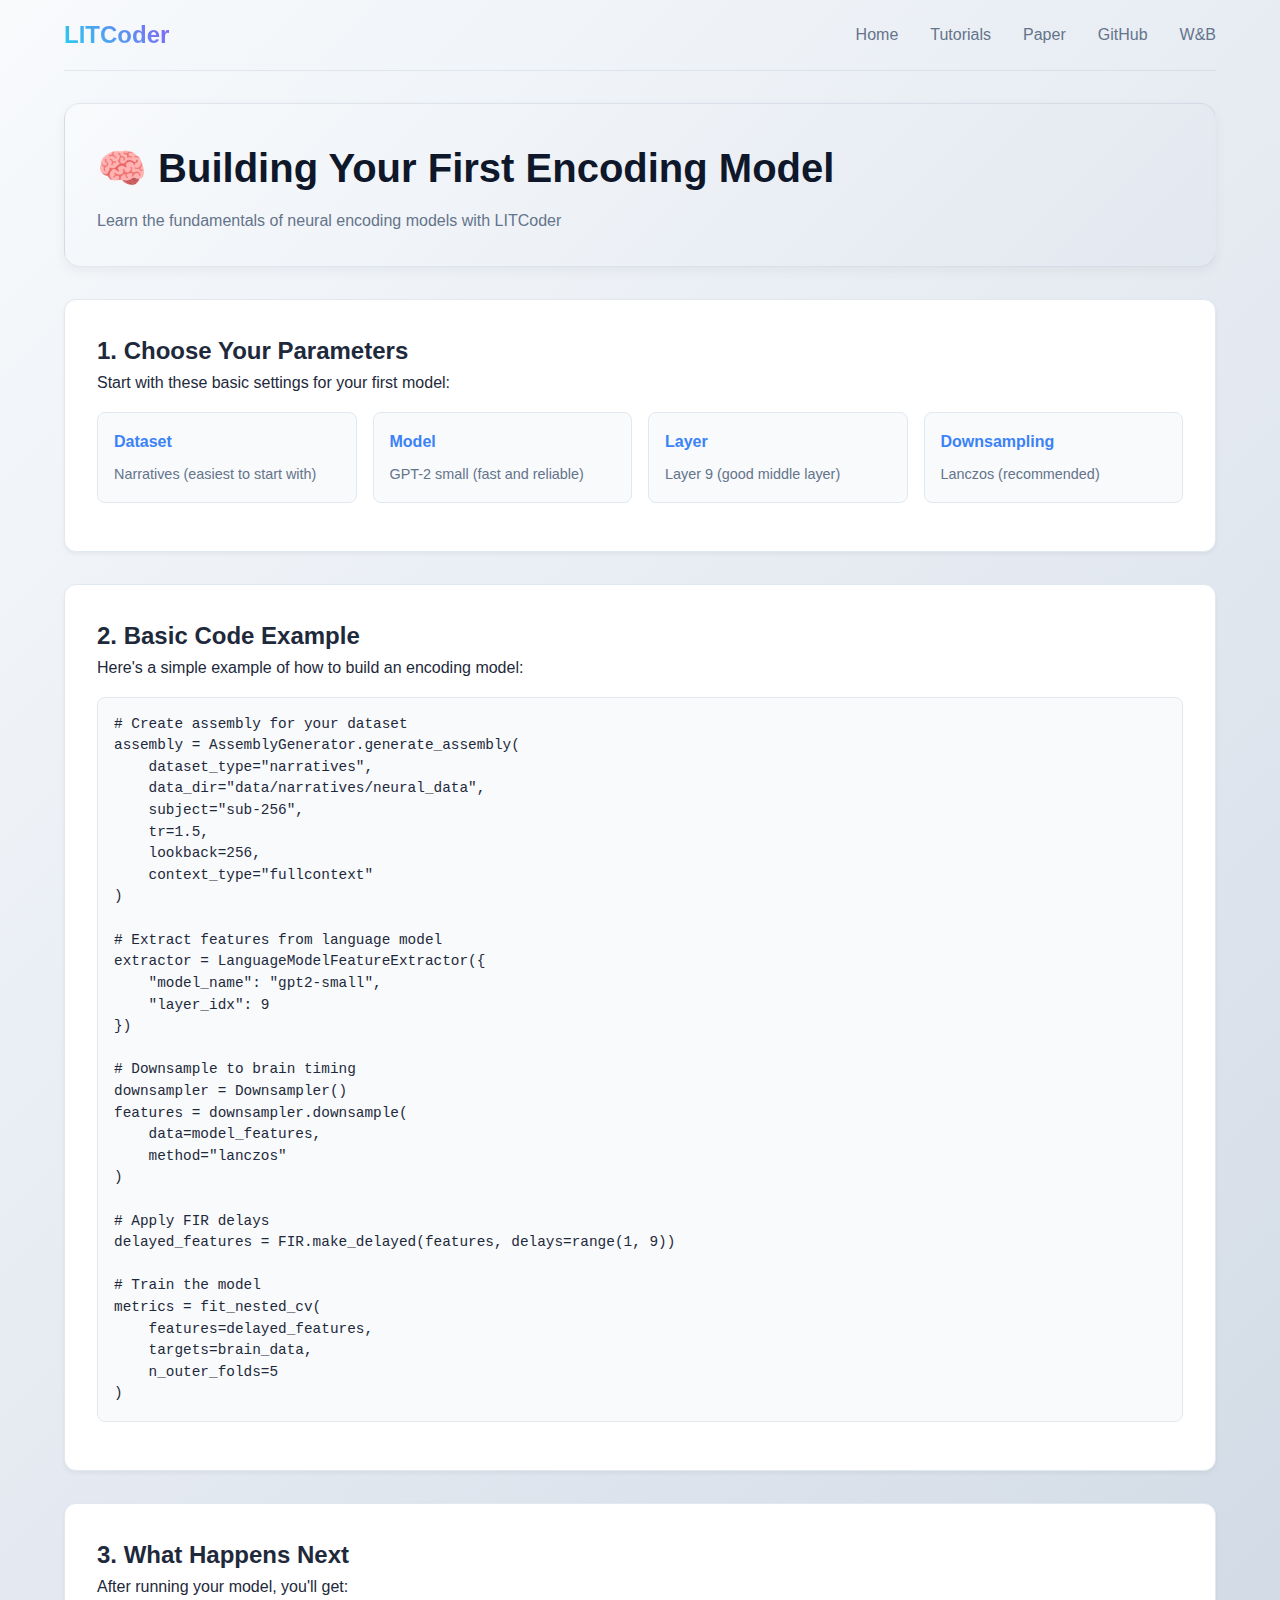
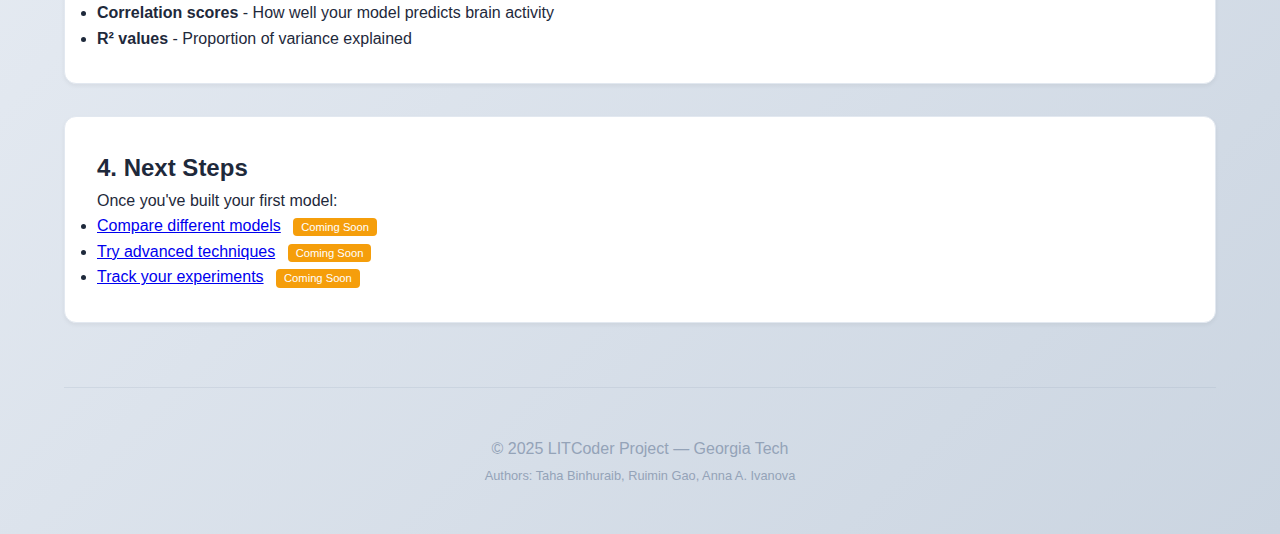
<file: first-model.html>
<!DOCTYPE html>
<html lang="en">
<head>
    <meta charset="UTF-8">
    <meta name="viewport" content="width=device-width, initial-scale=1.0">
    <title>First Encoding Model - LITCoder</title>
    <link rel="stylesheet" href="styles/main.css">
    <style>
        /* Page-specific base styles (nav + header) */
        .nav { display: flex; justify-content: space-between; align-items: center; padding: 1rem 0; border-bottom: 1px solid rgba(148,163,184,0.2); margin-bottom: 2rem; }
        .nav-logo { font-size: 1.5rem; font-weight: 800; background: linear-gradient(45deg,#22d3ee,#8b5cf6); -webkit-background-clip: text; -webkit-text-fill-color: transparent; background-clip: text; text-decoration: none; }
        .nav-links { display: flex; gap: 2rem; }
        .nav-links a { color: #64748b; text-decoration: none; transition: color .3s ease; font-weight: 500; }
        .nav-links a:hover { color: #3b82f6; }

        .tutorial-header { background: linear-gradient(135deg, #f8fafc 0%, #e2e8f0 100%); border: 1px solid rgba(148,163,184,0.2); border-radius: 16px; padding: 2rem; margin: 1rem 0 2rem 0; box-shadow: 0 4px 12px rgba(0,0,0,0.05); }
        .tutorial-header h1 { font-size: 2.5rem; margin-bottom: .5rem; color: #0f172a; }
        .tutorial-header p { color: #64748b; }

        /* Simple blocks */
        .simple-card { background: #ffffff; border: 1px solid #e2e8f0; border-radius: 12px; padding: 2rem; margin: 2rem 0; box-shadow: 0 2px 4px rgba(0,0,0,0.05); }
        .param-grid { display: grid; grid-template-columns: repeat(auto-fit, minmax(250px, 1fr)); gap: 1rem; margin: 1rem 0; }
        .param-item { background: #f8fafc; padding: 1rem; border-radius: 8px; border: 1px solid #e2e8f0; }
        .param-item h4 { margin: 0 0 .5rem 0; color: #3b82f6; }
        .param-item p { margin: 0; color: #64748b; font-size: .9rem; }

        /* Code block */
        .code-block { background: #f8fafc; border: 1px solid #e2e8f0; border-radius: 8px; padding: 1rem; margin: 1rem 0; font-family: 'Monaco','Menlo','Ubuntu Mono',monospace; font-size: .9rem; line-height: 1.5; overflow-x: auto; white-space: pre; -webkit-font-smoothing: antialiased; -moz-osx-font-smoothing: grayscale; text-rendering: optimizeLegibility; font-weight: 500; }
        .code-block code { background: none; color: #1e293b; padding: 0; }

        /* Typography smoothing */
        body { -webkit-font-smoothing: antialiased; -moz-osx-font-smoothing: grayscale; text-rendering: optimizeLegibility; }

        @media (max-width: 768px) {
            .tutorial-header h1 { font-size: 1.8rem; }
        }
    </style>
</head>
<body>
    <div class="container">
        <!-- Navigation -->
        <nav class="nav">
            <a href="index.html" class="nav-logo">LITCoder</a>
            <div class="nav-links">
                <a href="index.html">Home</a>
                <a href="tutorials.html">Tutorials</a>
                <a href="https://arxiv.org/abs/2509.09152" target="_blank">Paper</a>
                <a href="https://github.com/GT-LIT-Lab/LITCoder_release" target="_blank">GitHub</a>
                <a href="https://wandb.ai/LITCoder" target="_blank">W&B</a>
            </div>
        </nav>

        <header class="tutorial-header">
            <h1>🧠 Building Your First Encoding Model</h1>
            <p>Learn the fundamentals of neural encoding models with LITCoder</p>
        </header>

        <div class="simple-card">
            <h2>1. Choose Your Parameters</h2>
            <p>Start with these basic settings for your first model:</p>
            <div class="param-grid">
                <div class="param-item"><h4>Dataset</h4><p>Narratives (easiest to start with)</p></div>
                <div class="param-item"><h4>Model</h4><p>GPT-2 small (fast and reliable)</p></div>
                <div class="param-item"><h4>Layer</h4><p>Layer 9 (good middle layer)</p></div>
                <div class="param-item"><h4>Downsampling</h4><p>Lanczos (recommended)</p></div>
            </div>
        </div>

        <div class="simple-card">
            <h2>2. Basic Code Example</h2>
            <p>Here's a simple example of how to build an encoding model:</p>
            <div class="code-block"><code># Create assembly for your dataset
assembly = AssemblyGenerator.generate_assembly(
    dataset_type="narratives",
    data_dir="data/narratives/neural_data",
    subject="sub-256",
    tr=1.5,
    lookback=256,
    context_type="fullcontext"
)

# Extract features from language model
extractor = LanguageModelFeatureExtractor({
    "model_name": "gpt2-small",
    "layer_idx": 9
})

# Downsample to brain timing
downsampler = Downsampler()
features = downsampler.downsample(
    data=model_features,
    method="lanczos"
)

# Apply FIR delays
delayed_features = FIR.make_delayed(features, delays=range(1, 9))

# Train the model
metrics = fit_nested_cv(
    features=delayed_features,
    targets=brain_data,
    n_outer_folds=5
)</code></div>
        </div>

        <div class="simple-card">
            <h2>3. What Happens Next</h2>
            <p>After running your model, you'll get:</p>
            <ul>
                <li><strong>Correlation scores</strong> - How well your model predicts brain activity</li>
                <li><strong>R² values</strong> - Proportion of variance explained</li>
            </ul>
        </div>

        <div class="simple-card">
            <h2>4. Next Steps</h2>
            <p>Once you've built your first model:</p>
            <ul>
                <li><a href="model-comparison.html">Compare different models</a> <span style="background:#f59e0b;color:#fff;padding:0.2rem 0.5rem;border-radius:4px;font-size:0.7rem;margin-left:0.5rem;">Coming Soon</span></li>
                <li><a href="advanced.html">Try advanced techniques</a> <span style="background:#f59e0b;color:#fff;padding:0.2rem 0.5rem;border-radius:4px;font-size:0.7rem;margin-left:0.5rem;">Coming Soon</span></li>
                <li><a href="wandb.html">Track your experiments</a> <span style="background:#f59e0b;color:#fff;padding:0.2rem 0.5rem;border-radius:4px;font-size:0.7rem;margin-left:0.5rem;">Coming Soon</span></li>
            </ul>
        </div>

        <!-- Footer -->
        <footer class="footer">
            <div>© 2025 LITCoder Project — Georgia Tech</div>
            <div style="font-size: 0.8rem; margin-top: 4px;">Authors: Taha Binhuraib, Ruimin Gao, Anna A. Ivanova</div>
        </footer>
    </div>
</body>
</html>
</file>
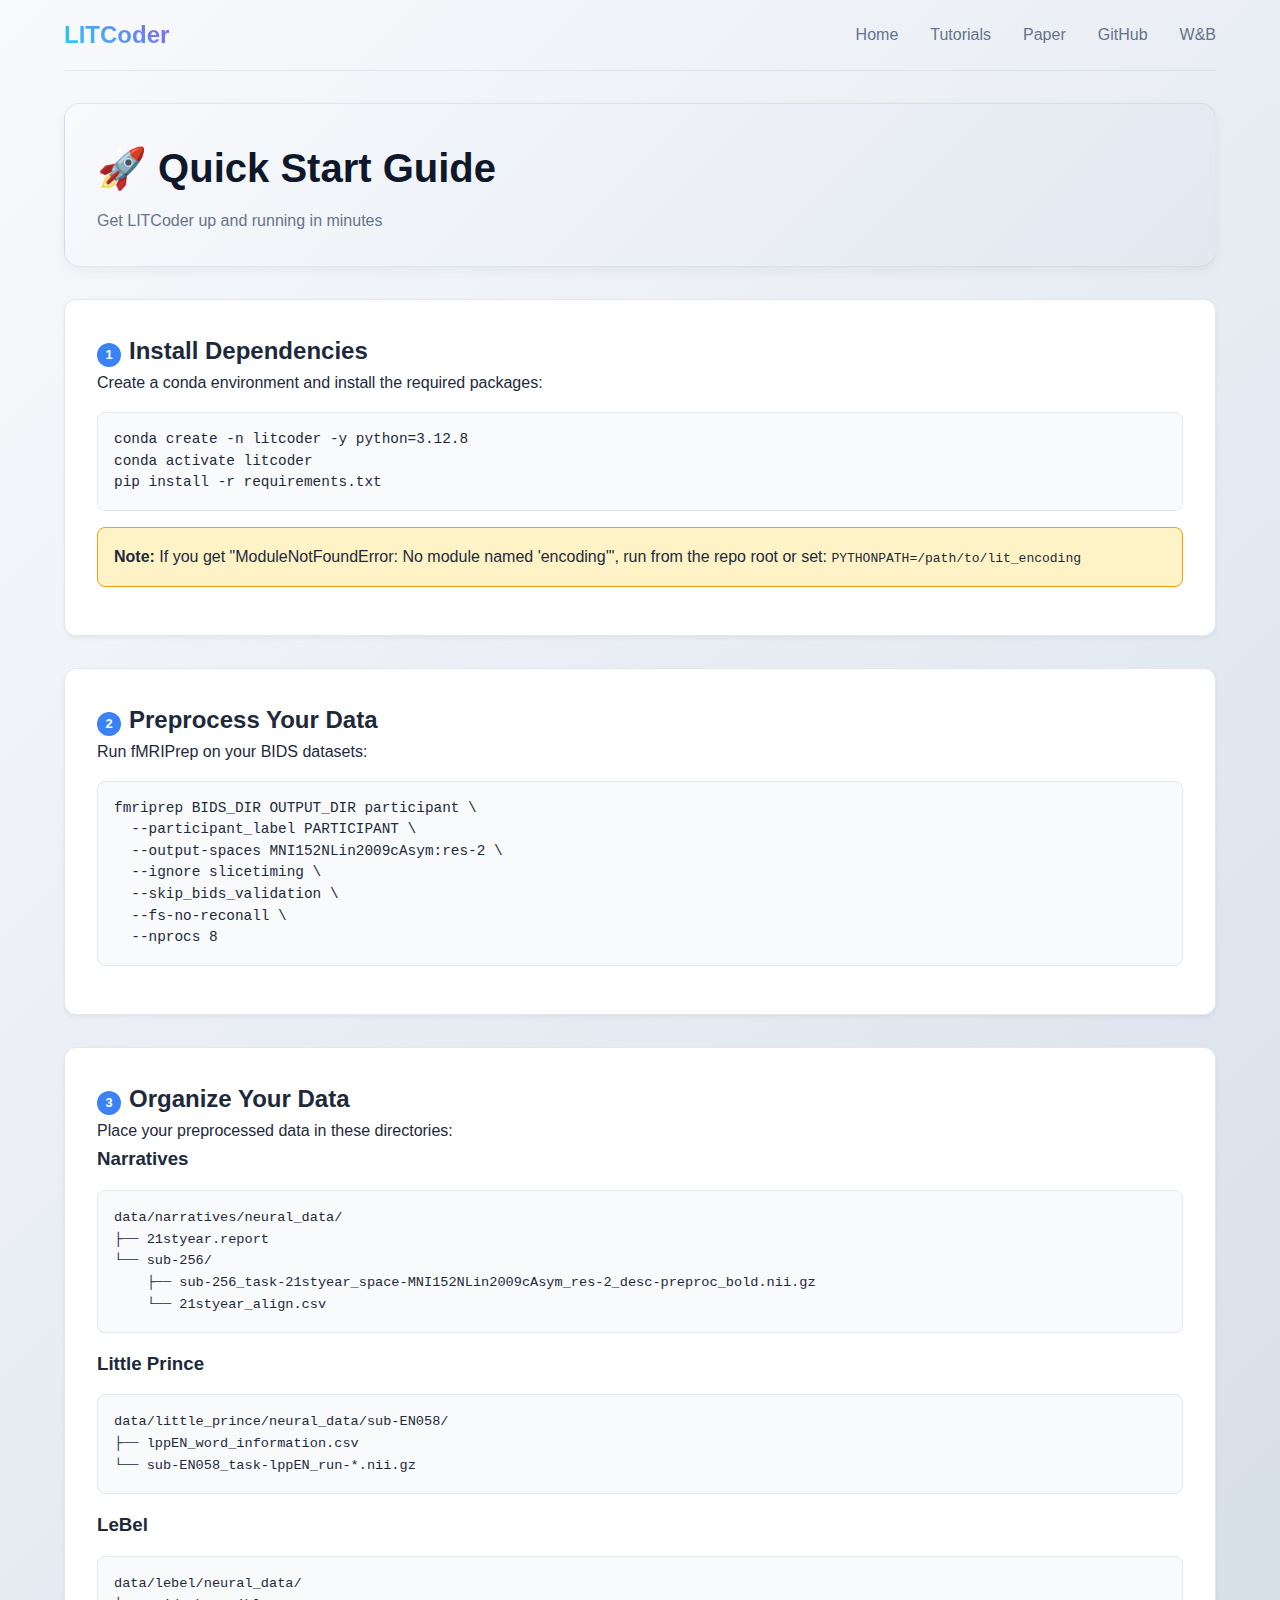
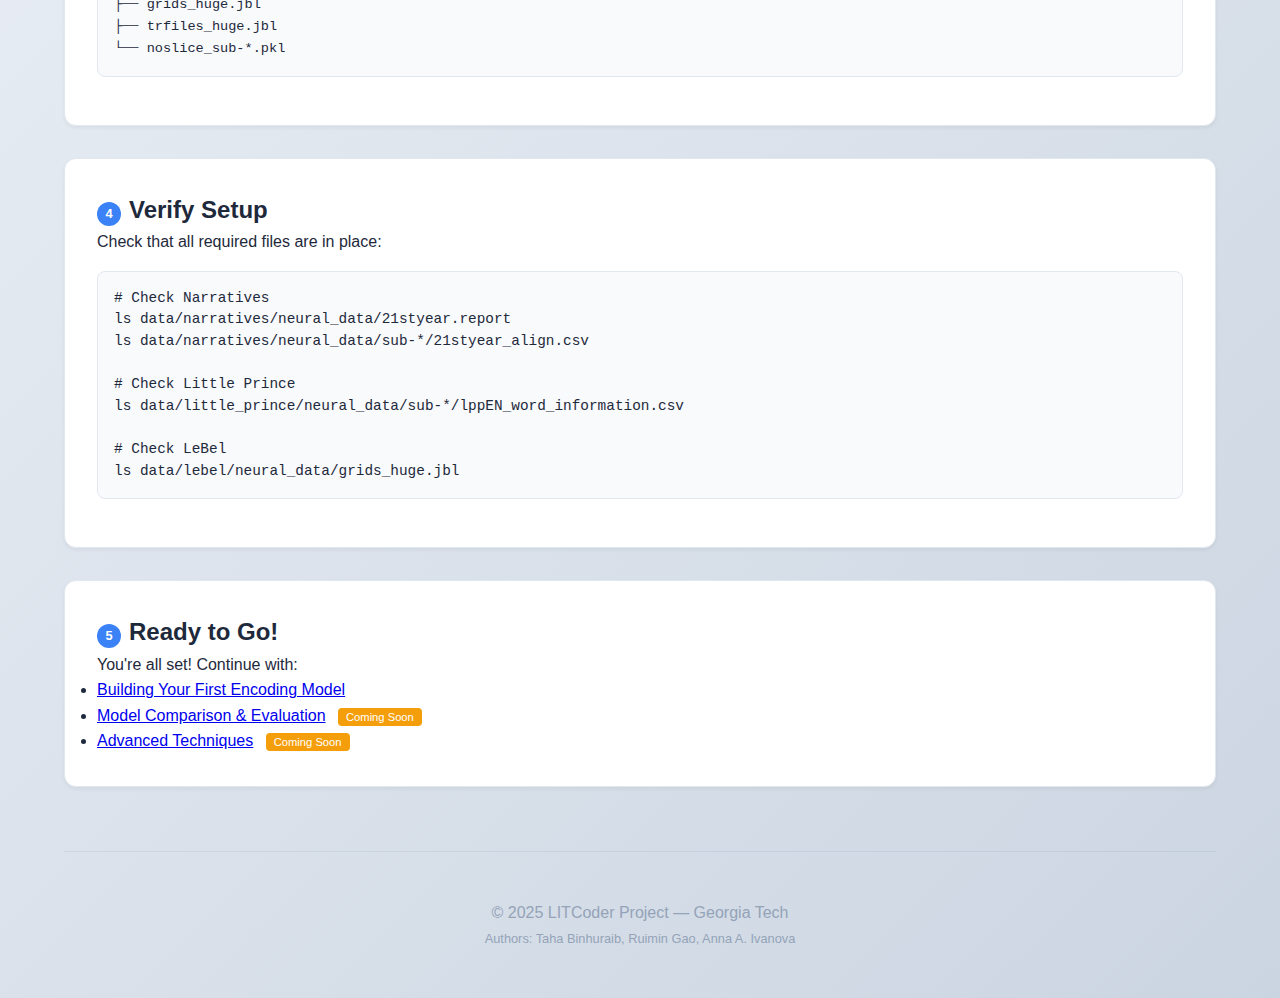
<file: quickstart.html>
<!DOCTYPE html>
<html lang="en">
<head>
    <meta charset="UTF-8">
    <meta name="viewport" content="width=device-width, initial-scale=1.0">
    <title>Quick Start - LITCoder</title>
    <link rel="stylesheet" href="styles/main.css">
    <style>
        /* Page-specific base styles (nav + header) */
        .nav { display: flex; justify-content: space-between; align-items: center; padding: 1rem 0; border-bottom: 1px solid rgba(148,163,184,0.2); margin-bottom: 2rem; }
        .nav-logo { font-size: 1.5rem; font-weight: 800; background: linear-gradient(45deg,#22d3ee,#8b5cf6); -webkit-background-clip: text; -webkit-text-fill-color: transparent; background-clip: text; text-decoration: none; }
        .nav-links { display: flex; gap: 2rem; }
        .nav-links a { color: #64748b; text-decoration: none; transition: color .3s ease; font-weight: 500; }
        .nav-links a:hover { color: #3b82f6; }

        .tutorial-header { background: linear-gradient(135deg, #f8fafc 0%, #e2e8f0 100%); border: 1px solid rgba(148,163,184,0.2); border-radius: 16px; padding: 2rem; margin: 1rem 0 2rem 0; box-shadow: 0 4px 12px rgba(0,0,0,0.05); }
        .tutorial-header h1 { font-size: 2.5rem; margin-bottom: .5rem; color: #0f172a; }
        .tutorial-header p { color: #64748b; }

        /* Simple blocks */
        .simple-card { background: #ffffff; border: 1px solid #e2e8f0; border-radius: 12px; padding: 2rem; margin: 2rem 0; box-shadow: 0 2px 4px rgba(0,0,0,0.05); }
        .step-number { display: inline-block; background: #3b82f6; color: white; width: 1.5rem; height: 1.5rem; border-radius: 50%; text-align: center; line-height: 1.5rem; font-weight: bold; margin-right: 0.5rem; font-size: 0.8rem; }

        /* Code block */
        .code-block { background: #f8fafc; border: 1px solid #e2e8f0; border-radius: 8px; padding: 1rem; margin: 1rem 0; font-family: 'Monaco','Menlo','Ubuntu Mono',monospace; font-size: .9rem; line-height: 1.5; overflow-x: auto; white-space: pre; -webkit-font-smoothing: antialiased; -moz-osx-font-smoothing: grayscale; text-rendering: optimizeLegibility; font-weight: 500; }
        .code-block code { background: none; color: #1e293b; padding: 0; }

        /* Directory tree */
        .directory-tree { background: #f8fafc; border: 1px solid #e2e8f0; border-radius: 8px; padding: 1rem; font-family: 'Monaco','Menlo','Ubuntu Mono',monospace; font-size: .85rem; line-height: 1.6; margin: 1rem 0; overflow-x: auto; white-space: pre; }

        /* Warning */
        .warning { background: #fef3c7; border: 1px solid #f59e0b; border-radius: 8px; padding: 1rem; margin: 1rem 0; }

        /* Typography smoothing */
        body { -webkit-font-smoothing: antialiased; -moz-osx-font-smoothing: grayscale; text-rendering: optimizeLegibility; }

        @media (max-width: 768px) {
            .tutorial-header h1 { font-size: 1.8rem; }
        }
    </style>
</head>
<body>
    <div class="container">
        <!-- Navigation -->
        <nav class="nav">
            <a href="index.html" class="nav-logo">LITCoder</a>
            <div class="nav-links">
                <a href="index.html">Home</a>
                <a href="tutorials.html">Tutorials</a>
                <a href="https://arxiv.org/abs/2509.09152" target="_blank">Paper</a>
                <a href="https://github.com/GT-LIT-Lab/litcoder_brain" target="_blank">GitHub</a>
                <a href="https://wandb.ai/LITCoder" target="_blank">W&B</a>
            </div>
        </nav>

        <header class="tutorial-header">
            <h1>🚀 Quick Start Guide</h1>
            <p>Get LITCoder up and running in minutes</p>
        </header>

        <div class="simple-card">
            <h2><span class="step-number">1</span>Install Dependencies</h2>
            <p>Create a conda environment and install the required packages:</p>
            <div class="code-block"><code>conda create -n litcoder -y python=3.12.8
conda activate litcoder
pip install -r requirements.txt</code></div>
            <div class="warning">
                <strong>Note:</strong> If you get "ModuleNotFoundError: No module named 'encoding'", run from the repo root or set: <code>PYTHONPATH=/path/to/lit_encoding</code>
            </div>
        </div>

        <div class="simple-card">
            <h2><span class="step-number">2</span>Preprocess Your Data</h2>
            <p>Run fMRIPrep on your BIDS datasets:</p>
            <div class="code-block"><code>fmriprep BIDS_DIR OUTPUT_DIR participant \
  --participant_label PARTICIPANT \
  --output-spaces MNI152NLin2009cAsym:res-2 \
  --ignore slicetiming \
  --skip_bids_validation \
  --fs-no-reconall \
  --nprocs 8</code></div>
        </div>

        <div class="simple-card">
            <h2><span class="step-number">3</span>Organize Your Data</h2>
            <p>Place your preprocessed data in these directories:</p>
            <h3>Narratives</h3>
            <div class="directory-tree"><code>data/narratives/neural_data/
├── 21styear.report
└── sub-256/
    ├── sub-256_task-21styear_space-MNI152NLin2009cAsym_res-2_desc-preproc_bold.nii.gz
    └── 21styear_align.csv</code></div>
            <h3>Little Prince</h3>
            <div class="directory-tree"><code>data/little_prince/neural_data/sub-EN058/
├── lppEN_word_information.csv
└── sub-EN058_task-lppEN_run-*.nii.gz</code></div>
            <h3>LeBel</h3>
            <div class="directory-tree"><code>data/lebel/neural_data/
├── grids_huge.jbl
├── trfiles_huge.jbl
└── noslice_sub-*.pkl</code></div>
        </div>

        <div class="simple-card">
            <h2><span class="step-number">4</span>Verify Setup</h2>
            <p>Check that all required files are in place:</p>
            <div class="code-block"><code># Check Narratives
ls data/narratives/neural_data/21styear.report
ls data/narratives/neural_data/sub-*/21styear_align.csv

# Check Little Prince  
ls data/little_prince/neural_data/sub-*/lppEN_word_information.csv

# Check LeBel
ls data/lebel/neural_data/grids_huge.jbl</code></div>
        </div>

        <div class="simple-card">
            <h2><span class="step-number">5</span>Ready to Go!</h2>
            <p>You're all set! Continue with:</p>
            <ul>
                <li><a href="first-model.html">Building Your First Encoding Model</a></li>
                <li><a href="model-comparison.html">Model Comparison & Evaluation</a> <span style="background:#f59e0b;color:#fff;padding:0.2rem 0.5rem;border-radius:4px;font-size:0.7rem;margin-left:0.5rem;">Coming Soon</span></li>
                <li><a href="advanced.html">Advanced Techniques</a> <span style="background:#f59e0b;color:#fff;padding:0.2rem 0.5rem;border-radius:4px;font-size:0.7rem;margin-left:0.5rem;">Coming Soon</span></li>
            </ul>
        </div>

        <!-- Footer -->
        <footer class="footer">
            <div>© 2025 LITCoder Project — Georgia Tech</div>
            <div style="font-size: 0.8rem; margin-top: 4px;">Authors: Taha Binhuraib, Ruimin Gao, Anna A. Ivanova</div>
        </footer>
    </div>
</body>
</html>
</file>
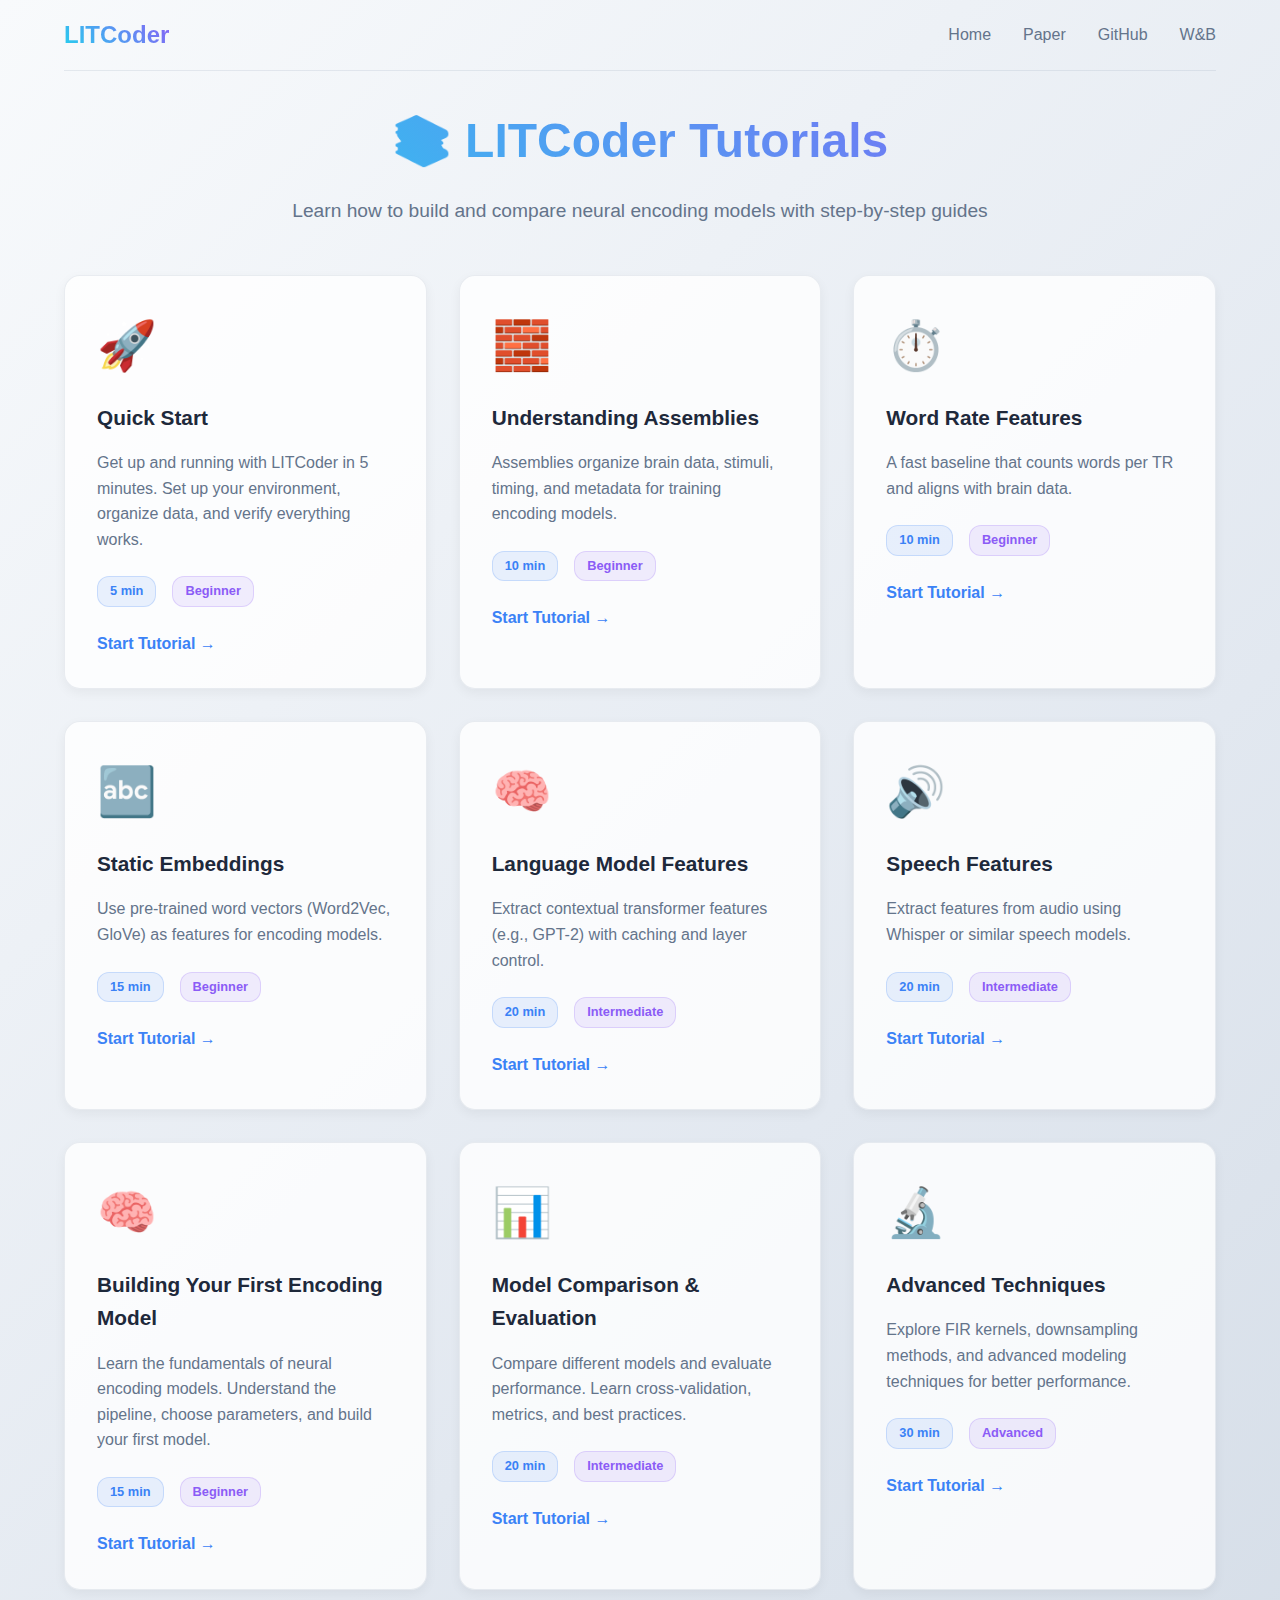
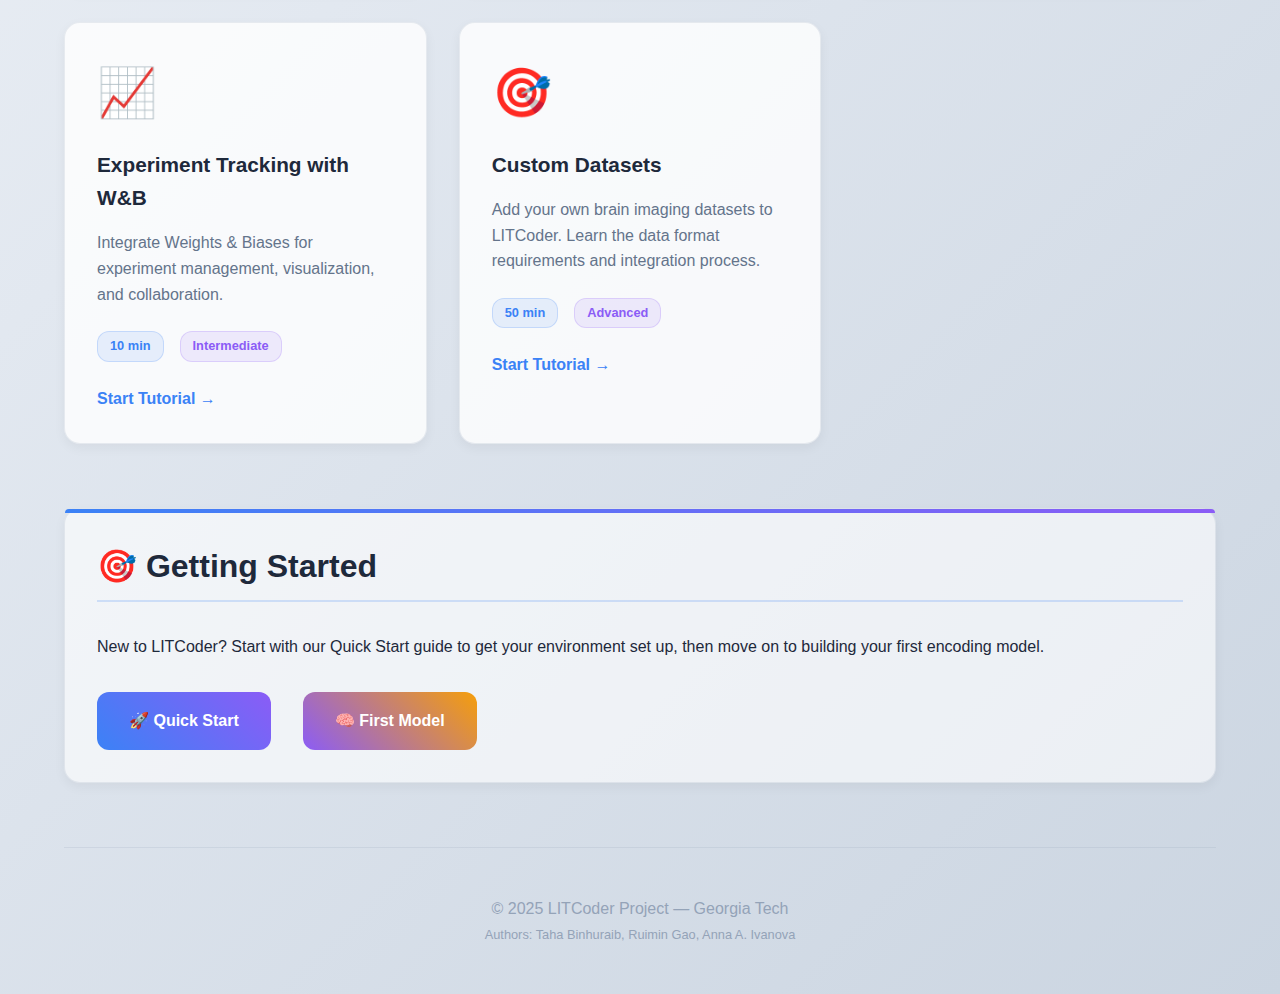
<file: tutorials.html>
<!DOCTYPE html>
<html lang="en">
<head>
    <meta charset="UTF-8">
    <meta name="viewport" content="width=device-width, initial-scale=1.0">
    <title>Tutorials - LITCoder</title>
    <link rel="stylesheet" href="styles/main.css">
    <style>
        /* Tutorials page specific styles */
        .nav {
            display: flex;
            justify-content: space-between;
            align-items: center;
            padding: 1rem 0;
            border-bottom: 1px solid rgba(148, 163, 184, 0.2);
            margin-bottom: 2rem;
        }

        .nav-logo {
            font-size: 1.5rem;
            font-weight: 800;
            background: linear-gradient(45deg, #22d3ee, #8b5cf6);
            -webkit-background-clip: text;
            -webkit-text-fill-color: transparent;
            background-clip: text;
            text-decoration: none;
        }

        .nav-links {
            display: flex;
            gap: 2rem;
        }

        .nav-links a {
            color: #64748b;
            text-decoration: none;
            transition: color 0.3s ease;
            font-weight: 500;
        }

        .nav-links a:hover {
            color: #3b82f6;
        }

        .tutorial-header {
            text-align: center;
            margin-bottom: 3rem;
        }

        .tutorial-header h1 {
            font-size: 3rem;
            margin-bottom: 1rem;
            background: linear-gradient(45deg, #22d3ee, #8b5cf6);
            -webkit-background-clip: text;
            -webkit-text-fill-color: transparent;
            background-clip: text;
        }

        .tutorial-header p {
            font-size: 1.2rem;
            color: #64748b;
        }

        .tutorial-grid {
            display: grid;
            grid-template-columns: repeat(auto-fit, minmax(300px, 1fr));
            gap: 2rem;
            margin-bottom: 4rem;
        }

        .tutorial-card {
            background: rgba(255, 255, 255, 0.8);
            border: 1px solid rgba(148, 163, 184, 0.2);
            border-radius: 16px;
            padding: 2rem;
            box-shadow: 0 4px 12px rgba(0, 0, 0, 0.05);
            transition: all 0.3s ease;
            position: relative;
            overflow: hidden;
        }

        .tutorial-card:hover {
            transform: translateY(-4px);
            box-shadow: 0 12px 24px rgba(0, 0, 0, 0.1);
            border-color: rgba(59, 130, 246, 0.3);
        }

        .tutorial-card::before {
            content: '';
            position: absolute;
            top: 0;
            left: 0;
            right: 0;
            height: 3px;
            background: linear-gradient(45deg, #3b82f6, #8b5cf6, #f59e0b);
            opacity: 0;
            transition: opacity 0.3s ease;
        }

        .tutorial-card:hover::before {
            opacity: 1;
        }

        .tutorial-icon {
            font-size: 3rem;
            margin-bottom: 1rem;
        }

        .tutorial-card h3 {
            font-size: 1.3rem;
            margin-bottom: 1rem;
            color: #1e293b;
        }

        .tutorial-card p {
            color: #64748b;
            margin-bottom: 1.5rem;
            line-height: 1.6;
        }

        .tutorial-meta {
            display: flex;
            gap: 1rem;
            margin-bottom: 1.5rem;
        }

        .duration, .difficulty {
            padding: 0.25rem 0.75rem;
            border-radius: 12px;
            font-size: 0.8rem;
            font-weight: 600;
        }

        .duration {
            background: rgba(59, 130, 246, 0.1);
            color: #3b82f6;
            border: 1px solid rgba(59, 130, 246, 0.2);
        }

        .difficulty {
            background: rgba(139, 92, 246, 0.1);
            color: #8b5cf6;
            border: 1px solid rgba(139, 92, 246, 0.2);
        }

        .tutorial-link {
            display: inline-flex;
            align-items: center;
            color: #3b82f6;
            text-decoration: none;
            font-weight: 600;
            transition: all 0.3s ease;
        }

        .tutorial-link:hover {
            color: #1d4ed8;
            transform: translateX(4px);
        }

        .tutorial-section {
            margin-bottom: 4rem;
            padding: 2rem;
            background: rgba(255, 255, 255, 0.6);
            border-radius: 16px;
            border: 1px solid rgba(148, 163, 184, 0.2);
            box-shadow: 0 4px 12px rgba(0, 0, 0, 0.05);
            position: relative;
        }

        .tutorial-section::before {
            content: '';
            position: absolute;
            top: 0;
            left: 0;
            right: 0;
            height: 4px;
            background: linear-gradient(45deg, #3b82f6, #8b5cf6);
            border-radius: 16px 16px 0 0;
        }

        .tutorial-section h2 {
            font-size: 2rem;
            margin-bottom: 2rem;
            color: #1e293b;
            border-bottom: 2px solid rgba(59, 130, 246, 0.2);
            padding-bottom: 0.5rem;
        }

        /* Responsive design */
        @media (max-width: 768px) {
            .nav {
                flex-direction: column;
                gap: 1rem;
            }
            
            .nav-links {
                gap: 1rem;
            }
            
            .tutorial-header h1 {
                font-size: 2rem;
            }
            
            .tutorial-grid {
                grid-template-columns: 1fr;
            }
        }
    </style>
</head>
<body>
    <div class="container">
        <!-- Navigation -->
        <nav class="nav">
            <a href="index.html" class="nav-logo">LITCoder</a>
            <div class="nav-links">
                <a href="index.html">Home</a>
                <a href="https://arxiv.org/abs/2509.09152" target="_blank">Paper</a>
                <a href="https://github.com/GT-LIT-Lab/litcoder_core" target="_blank">GitHub</a>
                <a href="https://wandb.ai/LITCoder" target="_blank">W&B</a>
            </div>
        </nav>

        <header class="tutorial-header">
            <h1>📚 LITCoder Tutorials</h1>
            <p>Learn how to build and compare neural encoding models with step-by-step guides</p>
        </header>

        <section class="tutorial-grid">
            <div class="tutorial-card">
                <div class="tutorial-icon">🚀</div>
                <h3>Quick Start</h3>
                <p>Get up and running with LITCoder in 5 minutes. Set up your environment, organize data, and verify everything works.</p>
                <div class="tutorial-meta">
                    <span class="duration">5 min</span>
                    <span class="difficulty">Beginner</span>
                </div>
                <a href="quickstart.html" class="tutorial-link">Start Tutorial →</a>
            </div>

            <div class="tutorial-card">
                <div class="tutorial-icon">🧱</div>
                <h3>Understanding Assemblies</h3>
                <p>Assemblies organize brain data, stimuli, timing, and metadata for training encoding models.</p>
                <div class="tutorial-meta">
                    <span class="duration">10 min</span>
                    <span class="difficulty">Beginner</span>
                </div>
                <a href="assemblies.html" class="tutorial-link">Start Tutorial →</a>
            </div>

            <div class="tutorial-card">
                <div class="tutorial-icon">⏱️</div>
                <h3>Word Rate Features</h3>
                <p>A fast baseline that counts words per TR and aligns with brain data.</p>
                <div class="tutorial-meta">
                    <span class="duration">10 min</span>
                    <span class="difficulty">Beginner</span>
                </div>
                <a href="wordrate.html" class="tutorial-link">Start Tutorial →</a>
            </div>

            <div class="tutorial-card">
                <div class="tutorial-icon">🔤</div>
                <h3>Static Embeddings</h3>
                <p>Use pre-trained word vectors (Word2Vec, GloVe) as features for encoding models.</p>
                <div class="tutorial-meta">
                    <span class="duration">15 min</span>
                    <span class="difficulty">Beginner</span>
                </div>
                <a href="embeddings.html" class="tutorial-link">Start Tutorial →</a>
            </div>

            <div class="tutorial-card">
                <div class="tutorial-icon">🧠</div>
                <h3>Language Model Features</h3>
                <p>Extract contextual transformer features (e.g., GPT-2) with caching and layer control.</p>
                <div class="tutorial-meta">
                    <span class="duration">20 min</span>
                    <span class="difficulty">Intermediate</span>
                </div>
                <a href="language-models.html" class="tutorial-link">Start Tutorial →</a>
            </div>

            <div class="tutorial-card">
                <div class="tutorial-icon">🔊</div>
                <h3>Speech Features</h3>
                <p>Extract features from audio using Whisper or similar speech models.</p>
                <div class="tutorial-meta">
                    <span class="duration">20 min</span>
                    <span class="difficulty">Intermediate</span>
                </div>
                <a href="speech.html" class="tutorial-link">Start Tutorial →</a>
            </div>

            <div class="tutorial-card">
                <div class="tutorial-icon">🧠</div>
                <h3>Building Your First Encoding Model</h3>
                <p>Learn the fundamentals of neural encoding models. Understand the pipeline, choose parameters, and build your first model.</p>
                <div class="tutorial-meta">
                    <span class="duration">15 min</span>
                    <span class="difficulty">Beginner</span>
                </div>
                <a href="first-model.html" class="tutorial-link">Start Tutorial →</a>
            </div>

            <div class="tutorial-card">
                <div class="tutorial-icon">📊</div>
                <h3>Model Comparison & Evaluation</h3>
                <p>Compare different models and evaluate performance. Learn cross-validation, metrics, and best practices.</p>
                <div class="tutorial-meta">
                    <span class="duration">20 min</span>
                    <span class="difficulty">Intermediate</span>
                </div>
                <a href="model-comparison.html" class="tutorial-link">Start Tutorial →</a>
            </div>

            <div class="tutorial-card">
                <div class="tutorial-icon">🔬</div>
                <h3>Advanced Techniques</h3>
                <p>Explore FIR kernels, downsampling methods, and advanced modeling techniques for better performance.</p>
                <div class="tutorial-meta">
                    <span class="duration">30 min</span>
                    <span class="difficulty">Advanced</span>
                </div>
                <a href="advanced.html" class="tutorial-link">Start Tutorial →</a>
            </div>

            <div class="tutorial-card">
                <div class="tutorial-icon">📈</div>
                <h3>Experiment Tracking with W&B</h3>
                <p>Integrate Weights & Biases for experiment management, visualization, and collaboration.</p>
                <div class="tutorial-meta">
                    <span class="duration">10 min</span>
                    <span class="difficulty">Intermediate</span>
                </div>
                <a href="wandb.html" class="tutorial-link">Start Tutorial →</a>
            </div>

            <div class="tutorial-card">
                <div class="tutorial-icon">🎯</div>
                <h3>Custom Datasets</h3>
                <p>Add your own brain imaging datasets to LITCoder. Learn the data format requirements and integration process.</p>
                <div class="tutorial-meta">
                    <span class="duration">50 min</span>
                    <span class="difficulty">Advanced</span>
                </div>
                <a href="custom-datasets.html" class="tutorial-link">Start Tutorial →</a>
            </div>
        </section>

        <!-- Getting Started Section -->
        <section class="tutorial-section">
            <h2>🎯 Getting Started</h2>
            <p>New to LITCoder? Start with our Quick Start guide to get your environment set up, then move on to building your first encoding model.</p>
            
            <div style="display: flex; gap: 2rem; margin-top: 2rem;">
                <a href="quickstart.html" class="tutorial-link" style="background: linear-gradient(45deg, #3b82f6, #8b5cf6); color: white; padding: 1rem 2rem; border-radius: 12px; text-decoration: none; font-weight: 600; transition: transform 0.3s ease;">
                    🚀 Quick Start
                </a>
                <a href="first-model.html" class="tutorial-link" style="background: linear-gradient(45deg, #8b5cf6, #f59e0b); color: white; padding: 1rem 2rem; border-radius: 12px; text-decoration: none; font-weight: 600; transition: transform 0.3s ease;">
                    🧠 First Model
                </a>
            </div>
        </section>

        <!-- Footer -->
        <footer class="footer">
            <div>© 2025 LITCoder Project — Georgia Tech</div>
            <div style="font-size: 0.8rem; margin-top: 4px;">Authors: Taha Binhuraib, Ruimin Gao, Anna A. Ivanova</div>
        </footer>
    </div>
</body>
</html>
</file>
<file: styles/main.css>
* {
    margin: 0;
    padding: 0;
    box-sizing: border-box;
}

body {
    font-family: -apple-system, BlinkMacSystemFont, 'Segoe UI', Roboto, sans-serif;
    background: linear-gradient(135deg, #f8fafc 0%, #e2e8f0 50%, #cbd5e1 100%);
    color: #1e293b;
    line-height: 1.6;
}

.container {
    max-width: 1200px;
    margin: 0 auto;
    padding: 0 24px;
}

.hero {
    text-align: center;
    padding: 60px 0;
    background: linear-gradient(135deg, #f8fafc 0%, #e2e8f0 100%);
    border-radius: 24px;
    margin: 2rem 0;
    position: relative;
    overflow: hidden;
}

.hero::before {
    content: '';
    position: absolute;
    top: 0;
    left: 0;
    right: 0;
    bottom: 0;
    background: 
        radial-gradient(circle at 20% 20%, rgba(59, 130, 246, 0.15) 0%, transparent 25%),
        radial-gradient(circle at 80% 80%, rgba(139, 92, 246, 0.15) 0%, transparent 25%),
        radial-gradient(circle at 40% 60%, rgba(245, 158, 11, 0.1) 0%, transparent 30%),
        radial-gradient(circle at 60% 40%, rgba(59, 130, 246, 0.08) 0%, transparent 35%),
        radial-gradient(circle at 90% 20%, rgba(139, 92, 246, 0.08) 0%, transparent 30%);
    pointer-events: none;
}

.hero::after {
    content: '';
    position: absolute;
    top: 0;
    left: 0;
    right: 0;
    bottom: 0;
    background: 
        url("data:image/svg+xml,%3Csvg width='100' height='100' viewBox='0 0 100 100' xmlns='http://www.w3.org/2000/svg'%3E%3Cg fill='none' fill-rule='evenodd'%3E%3Cg fill='%233b82f6' fill-opacity='0.03'%3E%3Cpath d='M11 18c3.866 0 7-3.134 7-7s-3.134-7-7-7-7 3.134-7 7 3.134 7 7 7zm48 25c3.866 0 7-3.134 7-7s-3.134-7-7-7-7 3.134-7 7 3.134 7 7 7zm-43-7c1.657 0 3-1.343 3-3s-1.343-3-3-3-3 1.343-3 3 1.343 3 3 3zm63 31c1.657 0 3-1.343 3-3s-1.343-3-3-3-3 1.343-3 3 1.343 3 3 3zM34 90c1.657 0 3-1.343 3-3s-1.343-3-3-3-3 1.343-3 3 1.343 3 3 3zm56-76c1.657 0 3-1.343 3-3s-1.343-3-3-3-3 1.343-3 3 1.343 3 3 3zM12 86c2.21 0 4-1.79 4-4s-1.79-4-4-4-4 1.79-4 4 1.79 4 4 4zm28-65c2.21 0 4-1.79 4-4s-1.79-4-4-4-4 1.79-4 4 1.79 4 4 4zm23 11c2.21 0 4-1.79 4-4s-1.79-4-4-4-4 1.79-4 4 1.79 4 4 4zm6 21c2.21 0 4-1.79 4-4s-1.79-4-4-4-4 1.79-4 4 1.79 4 4 4zm-41 5c2.21 0 4-1.79 4-4s-1.79-4-4-4-4 1.79-4 4 1.79 4 4 4zm30 0c2.21 0 4-1.79 4-4s-1.79-4-4-4-4 1.79-4 4 1.79 4 4 4z'/%3E%3C/g%3E%3C/g%3E%3C/svg%3E"),
        url("data:image/svg+xml,%3Csvg width='60' height='60' viewBox='0 0 60 60' xmlns='http://www.w3.org/2000/svg'%3E%3Cg fill='none' fill-rule='evenodd'%3E%3Cg fill='%238b5cf6' fill-opacity='0.05'%3E%3Cpath d='M36 34v-4h-2v4h-4v2h4v4h2v-4h4v-2h-4zm0-30V0h-2v4h-4v2h4v4h2V6h4V4h-4zM6 34v-4H4v4H0v2h4v4h2v-4h4v-2H6zM6 4V0H4v4H0v2h4v4h2V6h4V4H6z'/%3E%3C/g%3E%3C/g%3E%3C/svg%3E");
    background-size: 100px 100px, 60px 60px;
    background-position: 0 0, 30px 30px;
    pointer-events: none;
    animation: float 20s ease-in-out infinite;
}

@keyframes float {
    0%, 100% { transform: translateY(0px) rotate(0deg); }
    50% { transform: translateY(-10px) rotate(1deg); }
}

.logo {
    font-size: 4rem;
    font-weight: 800;
    background: linear-gradient(45deg, #22d3ee, #8b5cf6);
    -webkit-background-clip: text;
    -webkit-text-fill-color: transparent;
    background-clip: text;
    margin-bottom: 1rem;
    position: relative;
    z-index: 1;
}

.subtitle {
    font-size: 1.2rem;
    color: #64748b;
    margin-bottom: 1rem;
    position: relative;
    z-index: 1;
}

.description {
    font-size: 0.9rem;
    color: #94a3b8;
    margin-bottom: 2rem;
    position: relative;
    z-index: 1;
}

.btn-group {
    display: flex;
    gap: 1rem;
    justify-content: center;
    flex-wrap: wrap;
    margin-bottom: 2rem;
    position: relative;
    z-index: 1;
}

.btn {
    padding: 12px 24px;
    border: none;
    border-radius: 8px;
    font-weight: 600;
    cursor: pointer;
    transition: all 0.3s ease;
    text-decoration: none;
    display: inline-flex;
    align-items: center;
    gap: 8px;
}

.btn-primary {
    background: linear-gradient(45deg, #3b82f6, #1d4ed8);
    color: white;
    box-shadow: 0 4px 12px rgba(59, 130, 246, 0.3);
}

.btn-secondary {
    background: rgba(255, 255, 255, 0.8);
    color: #475569;
    border: 1px solid rgba(148, 163, 184, 0.3);
    box-shadow: 0 2px 8px rgba(0, 0, 0, 0.1);
}

.btn:hover {
    transform: translateY(-2px);
    box-shadow: 0 8px 20px rgba(0, 0, 0, 0.15);
}

.btn-primary:hover {
    box-shadow: 0 8px 20px rgba(59, 130, 246, 0.4);
}

.feature-grid {
    display: grid;
    grid-template-columns: repeat(4, 1fr);
    gap: 1.5rem;
    margin: 3rem 0;
}

.card {
    background: rgba(255, 255, 255, 0.7);
    border: 1px solid rgba(148, 163, 184, 0.2);
    border-radius: 16px;
    padding: 1.5rem;
    backdrop-filter: none;
    box-shadow: 0 4px 12px rgba(0, 0, 0, 0.05);
}

.card-header {
    display: flex;
    align-items: center;
    gap: 12px;
    margin-bottom: 1rem;
}

.icon {
    width: 40px;
    height: 40px;
    background: linear-gradient(45deg, #3b82f6, #8b5cf6);
    border-radius: 8px;
    display: flex;
    align-items: center;
    justify-content: center;
    font-size: 1.2rem;
    color: white;
}

.card-title {
    font-size: 1.2rem;
    font-weight: 600;
    color: #1e293b;
}

.card-content {
    color: #64748b;
}

.demo-section {
    background: rgba(255, 255, 255, 0.8);
    border: 1px solid rgba(148, 163, 184, 0.2);
    border-radius: 16px;
    padding: 2rem;
    margin: 3rem 0;
    box-shadow: 0 8px 24px rgba(0, 0, 0, 0.08);
}

.demo-title {
    display: flex;
    align-items: center;
    gap: 12px;
    font-size: 1.5rem;
    font-weight: 600;
    margin-bottom: 2rem;
    color: #1e293b;
}

.demo-grid {
    display: grid;
    grid-template-columns: 400px 1fr;
    gap: 2rem;
}

@media (max-width: 1024px) {
    .feature-grid {
        grid-template-columns: repeat(2, 1fr);
    }

    @media (max-width: 768px) {
        .feature-grid {
            grid-template-columns: 1fr;
        }
    }    .demo-grid {
        grid-template-columns: 1fr;
        gap: 2rem;
    }
}

.controls {
    display: flex;
    flex-direction: column;
    gap: 1.5rem;
}

.control-group {
    display: flex;
    flex-direction: column;
    gap: 8px;
}

.control-label {
    font-size: 0.9rem;
    color: #475569;
    font-weight: 500;
}

.control-input {
    background: rgba(255, 255, 255, 0.9);
    border: 1px solid rgba(148, 163, 184, 0.3);
    border-radius: 8px;
    padding: 8px 12px;
    color: #1e293b;
    font-size: 0.9rem;
}

.control-input:focus {
    outline: none;
    border-color: #3b82f6;
    box-shadow: 0 0 0 3px rgba(59, 130, 246, 0.1);
}

.slider {
    -webkit-appearance: none;
    appearance: none;
    width: 100%;
    height: 6px;
    border-radius: 3px;
    background: rgba(148, 163, 184, 0.3);
    outline: none;
}

.slider::-webkit-slider-thumb {
    -webkit-appearance: none;
    appearance: none;
    width: 20px;
    height: 20px;
    border-radius: 50%;
    background: linear-gradient(45deg, #3b82f6, #8b5cf6);
    cursor: pointer;
    box-shadow: 0 2px 8px rgba(59, 130, 246, 0.3);
}

.slider::-moz-range-thumb {
    width: 20px;
    height: 20px;
    border-radius: 50%;
    background: linear-gradient(45deg, #3b82f6, #8b5cf6);
    cursor: pointer;
    border: none;
    box-shadow: 0 2px 8px rgba(59, 130, 246, 0.3);
}

.brain-container {
    display: flex;
    flex-direction: column;
    height: 100%;
}

.brain-image-container {
    flex: 1;
    background: rgba(248, 250, 252, 0.8);
    border-radius: 16px;
    border: 1px solid rgba(148, 163, 184, 0.2);
    display: flex;
    align-items: center;
    justify-content: center;
    min-height: 400px;
    position: relative;
    overflow: hidden;
    box-shadow: inset 0 2px 8px rgba(0, 0, 0, 0.05);
}

.brain-placeholder {
    text-align: center;
    color: #94a3b8;
}

.brain-placeholder .icon {
    font-size: 4rem;
    margin-bottom: 1rem;
    opacity: 0.6;
}

.brain-image {
    width: 100%;
    height: 100%;
    object-fit: contain;
    border-radius: 16px;
}

.brain-overlay {
    position: absolute;
    top: 0;
    left: 0;
    right: 0;
    bottom: 0;
    background: linear-gradient(45deg, 
        rgba(59, 130, 246, 0.1) 0%, 
        rgba(139, 92, 246, 0.1) 50%, 
        rgba(245, 158, 11, 0.1) 100%);
    border-radius: 16px;
    opacity: 0;
    transition: opacity 0.3s ease;
}

.brain-image-container.loading .brain-overlay {
    opacity: 1;
    animation: pulse 2s infinite;
}

@keyframes pulse {
    0%, 100% { opacity: 0.1; }
    50% { opacity: 0.3; }
}

.play-controls {
    display: flex;
    gap: 12px;
    margin-top: 1rem;
}

.correlation-display {
    background: linear-gradient(45deg, rgba(59, 130, 246, 0.1), rgba(139, 92, 246, 0.1));
    border: 1px solid rgba(59, 130, 246, 0.2);
    border-radius: 8px;
    padding: 12px;
    margin-top: 1rem;
    color: #1e293b;
}

.explainer-grid {
    display: grid;
    grid-template-columns: repeat(auto-fit, minmax(250px, 1fr));
    gap: 1rem;
    margin-top: 2rem;
}

.explainer-card {
    background: rgba(248, 250, 252, 0.8);
    border: 1px solid rgba(148, 163, 184, 0.2);
    border-radius: 16px;
    padding: 1rem;
    box-shadow: 0 2px 8px rgba(0, 0, 0, 0.05);
}

.explainer-title {
    font-weight: 600;
    margin-bottom: 8px;
    color: #3b82f6;
}

.datasets-grid {
    display: grid;
    grid-template-columns: repeat(auto-fit, minmax(280px, 1fr));
    gap: 1.5rem;
    margin: 2rem 0;
}

.dataset-item, .finding-item {
    background: rgba(248, 250, 252, 0.8);
    border: 1px solid rgba(148, 163, 184, 0.2);
    border-radius: 8px;
    padding: 1rem;
    margin-bottom: 8px;
    box-shadow: 0 2px 8px rgba(0, 0, 0, 0.05);
    color: #475569;
}

.footer {
    text-align: center;
    padding: 3rem 0;
    color: #94a3b8;
    border-top: 1px solid rgba(148, 163, 184, 0.2);
    margin-top: 4rem;
}

.value-display {
    font-size: 0.8rem;
    color: #64748b;
    margin-top: 4px;
}

.loading-spinner {
    width: 40px;
    height: 40px;
    border: 3px solid rgba(148, 163, 184, 0.2);
    border-top: 3px solid #3b82f6;
    border-radius: 50%;
    animation: spin 1s linear infinite;
    margin: 0 auto;
}

@keyframes spin {
    0% { transform: rotate(0deg); }
    100% { transform: rotate(360deg); }
}
</file>
